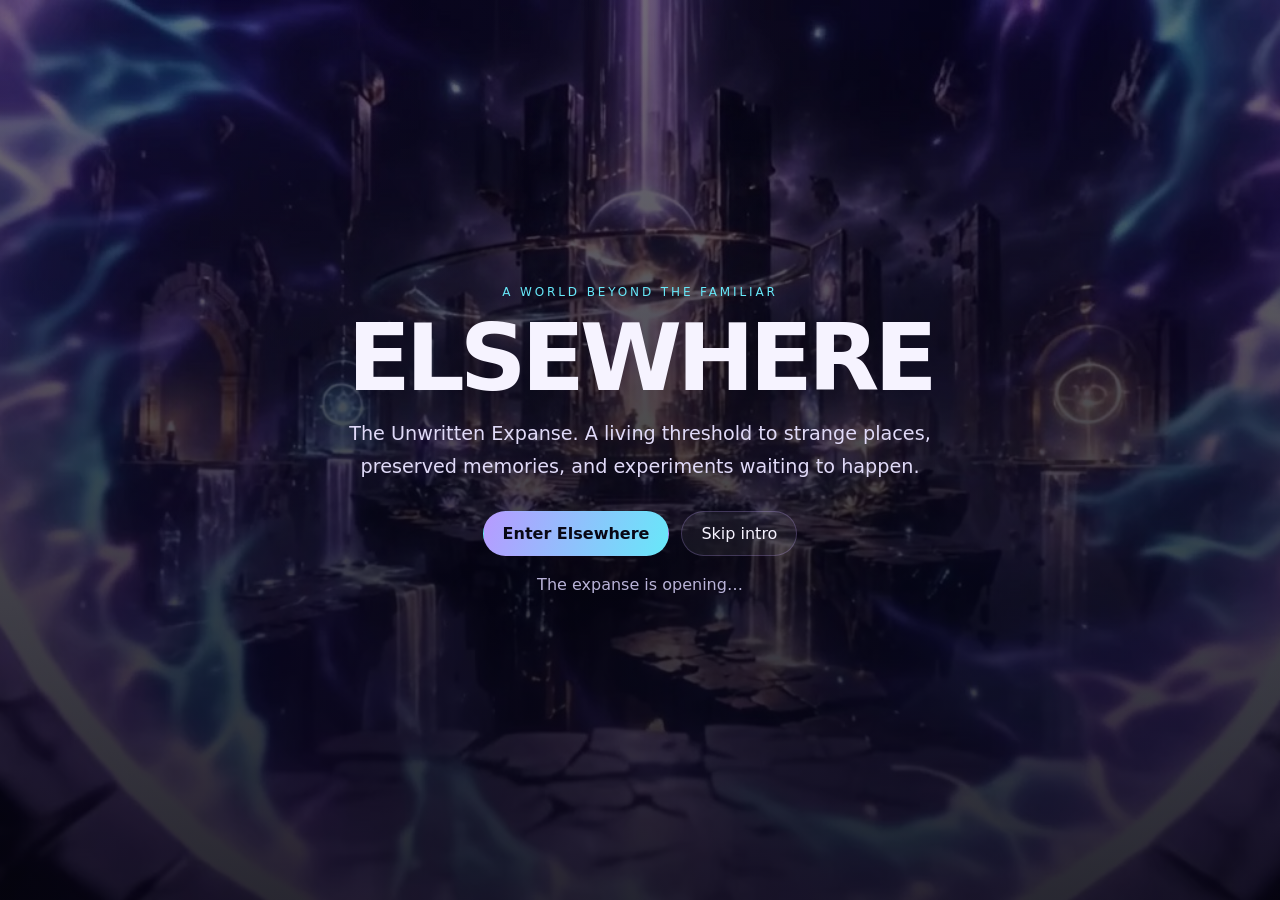
<file: index.html>
<!DOCTYPE html>
<html lang="en">
<head>
<meta charset="UTF-8">
<meta name="viewport" content="width=device-width, initial-scale=1">
<meta name="theme-color" content="#090815">
<title>ELSEWHERE — The Unwritten Expanse</title>

<style>
:root {
  color-scheme: dark;
  --bg: #090815;
  --panel: rgba(20,18,42,.92);
  --text: #f6f3ff;
  --muted: #b9b3d8;
  --purple: #9b6dff;
  --cyan: #67e8f9;
  --border: rgba(190,164,255,.24);
}
* { box-sizing: border-box; }
html { min-height: 100%; scroll-behavior: smooth; }
body {
  margin: 0;
  min-height: 100vh;
  color: var(--text);
  font-family: system-ui, -apple-system, "Segoe UI", sans-serif;
  background:
    radial-gradient(ellipse at 18% 12%, rgba(100,55,190,.25), transparent 38%),
    radial-gradient(ellipse at 82% 75%, rgba(26,174,202,.12), transparent 34%),
    var(--bg);
}
button, input, textarea, select { font: inherit; }
button { cursor: pointer; }
button:focus-visible, input:focus-visible,
textarea:focus-visible, select:focus-visible {
  outline: 2px solid var(--cyan);
  outline-offset: 3px;
}
.screen { display: none; min-height: 100vh; }
.screen.active { display: flex; }

#intro {
  position: relative;
  overflow: hidden;
  align-items: center;
  justify-content: center;
  padding: 24px;
}
#introFrame {
  position: absolute;
  inset: 0;
  width: 100%;
  height: 100%;
  object-fit: cover;
  opacity: .64;
}
#intro::after {
  content: "";
  position: absolute;
  inset: 0;
  background: linear-gradient(180deg,rgba(5,4,15,.35),rgba(5,4,15,.78));
}
.intro-content {
  position: relative;
  z-index: 1;
  width: min(760px,100%);
  text-align: center;
}
.eyebrow {
  color: var(--cyan);
  text-transform: uppercase;
  letter-spacing: .24em;
  font-size: .75rem;
}
h1 {
  margin: 14px 0;
  font-size: clamp(2.5rem,9vw,5.8rem);
  line-height: .98;
  letter-spacing: -.055em;
}
.subtitle {
  max-width: 600px;
  margin: 0 auto 28px;
  color: #e0daf8;
  font-size: clamp(1rem,2.5vw,1.2rem);
  line-height: 1.7;
}
.actions {
  display: flex;
  flex-wrap: wrap;
  justify-content: center;
  gap: 12px;
}
.btn {
  border: 1px solid var(--border);
  border-radius: 999px;
  padding: 12px 19px;
  color: var(--text);
  background: rgba(255,255,255,.06);
  transition: transform .18s,border-color .18s;
}
.btn:hover {
  transform: translateY(-2px);
  border-color: rgba(103,232,249,.65);
}
.btn.primary {
  color: #090815;
  font-weight: 750;
  border-color: transparent;
  background: linear-gradient(110deg,#b79aff,#67e8f9);
}
.btn.small { padding: 8px 13px; font-size: .9rem; }

#nexus {
  padding: 28px 18px 48px;
  flex-direction: column;
  align-items: center;
}
.topbar {
  display: flex;
  width: min(1080px,100%);
  justify-content: space-between;
  align-items: center;
  gap: 12px;
}
.brand {
  font-weight: 800;
  letter-spacing: .13em;
  font-size: .88rem;
}
.brand span { color: var(--cyan); }
.nexus-content {
  width: min(1080px,100%);
  margin: auto;
  padding-top: clamp(42px,9vh,95px);
}
.nexus-heading { max-width: 740px; margin-bottom: 30px; }
h2 {
  font-size: clamp(2rem,5vw,3.6rem);
  letter-spacing: -.04em;
  margin: 10px 0;
}
.muted { color: var(--muted); line-height: 1.65; }

.destination-grid {
  display: grid;
  grid-template-columns: repeat(3,minmax(0,1fr));
  gap: 16px;
}
.destination {
  min-height: 220px;
  text-align: left;
  padding: 22px;
  border-radius: 22px;
  color: var(--text);
  background: linear-gradient(145deg,rgba(47,35,83,.82),rgba(14,17,39,.9));
  border: 1px solid var(--border);
  box-shadow: 0 18px 60px rgba(0,0,0,.3);
  transition: transform .2s,border-color .2s;
}
.destination:hover {
  transform: translateY(-4px);
  border-color: rgba(103,232,249,.65);
}
.destination .symbol {
  display: block;
  font-size: 2rem;
  margin-bottom: 25px;
}
.destination strong {
  display: block;
  font-size: 1.2rem;
  margin-bottom: 8px;
}
.destination span:last-child {
  color: var(--muted);
  line-height: 1.5;
  font-size: .95rem;
}

.tool-screen {
  padding: 22px 16px 44px;
  flex-direction: column;
  align-items: center;
}
.tool-wrap { width: min(900px,100%); }
.tool-header {
  display: flex;
  align-items: center;
  justify-content: space-between;
  gap: 12px;
  margin: 22px 0;
}
.tool-header h2 { font-size: clamp(1.9rem,6vw,3rem); }
.panel {
  border: 1px solid var(--border);
  border-radius: 20px;
  background: var(--panel);
  padding: clamp(16px,4vw,26px);
  box-shadow: 0 18px 60px rgba(0,0,0,.25);
}
.panel + .panel { margin-top: 16px; }
.field {
  display: grid;
  gap: 8px;
  margin: 17px 0;
}
.field label {
  color: #e8e2ff;
  font-size: .93rem;
  font-weight: 650;
}
input[type="text"], textarea, select {
  width: 100%;
  min-width: 0;
  color: var(--text);
  background: #100e23;
  border: 1px solid var(--border);
  border-radius: 12px;
  padding: 12px;
}
textarea { min-height: 130px; resize: vertical; }
select { cursor: pointer; }
input[type="range"] { width: 100%; accent-color: var(--purple); }
input[type="color"] {
  width: 54px;
  height: 42px;
  border: 0;
  padding: 2px;
  background: transparent;
  cursor: pointer;
}
.palette {
  display: grid;
  grid-template-columns: repeat(5,minmax(0,1fr));
  gap: 10px;
  margin: 22px 0;
}
.swatch {
  overflow: hidden;
  border: 1px solid var(--border);
  border-radius: 14px;
  background: #100e23;
}
.swatch-color { height: 94px; }
.swatch-code {
  padding: 10px 4px;
  text-align: center;
  font-size: .76rem;
}
.memory-list { display: grid; gap: 12px; margin-top: 18px; }
.memory-card {
  border: 1px solid var(--border);
  border-radius: 14px;
  padding: 15px;
  background: rgba(255,255,255,.035);
  overflow-wrap: anywhere;
}
.memory-card h3 { margin: 0 0 5px; }
.memory-date { color: var(--cyan); font-size: .78rem; margin-bottom: 10px; }
.memory-text { white-space: pre-wrap; line-height: 1.6; }
.memory-actions { display: flex; flex-wrap: wrap; gap: 8px; margin-top: 12px; }
.message { min-height: 1.4em; color: var(--cyan); font-size: .9rem; }

.experiment-layout {
  display: grid;
  grid-template-columns: minmax(0,1fr) minmax(0,1fr);
  gap: 18px;
  align-items: stretch;
}
.preview {
  min-height: 300px;
  display: grid;
  place-items: center;
  overflow: hidden;
  position: relative;
  border-radius: 16px;
  border: 1px solid var(--border);
  background: radial-gradient(circle at center,rgba(94,61,163,.28),transparent 58%),#0b0a19;
}
.preview::before {
  content: "";
  position: absolute;
  inset: 0;
  opacity: .18;
  background-image:
    linear-gradient(rgba(255,255,255,.08) 1px,transparent 1px),
    linear-gradient(90deg,rgba(255,255,255,.08) 1px,transparent 1px);
  background-size: 25px 25px;
}
#shape {
  width: 80px;
  height: 80px;
  flex-shrink: 0;
  position: relative;
  z-index: 1;
  background: linear-gradient(135deg,#8b5cf6,#67e8f9);
  box-shadow: 0 0 28px #8b5cf699;
  transition: width .12s,height .12s,border-radius .12s,background .12s;
}
.footer-note {
  text-align: center;
  color: #827c9e;
  font-size: .8rem;
  margin-top: 35px;
}
@media(max-width:720px) {
  .destination-grid { grid-template-columns: 1fr; }
  .destination { min-height: 150px; }
  .destination .symbol { margin-bottom: 12px; }
  .experiment-layout { grid-template-columns: 1fr; }
  .preview { min-height: 240px; }
  .palette { gap: 5px; }
  .swatch-color { height: 65px; }
  .swatch-code { font-size: .66rem; }
}
@media(prefers-reduced-motion:reduce) {
  *,*::before,*::after { scroll-behavior: auto !important; transition: none !important; }
}
</style>
</head>

<body>
<main>

<section id="intro" class="screen active" aria-label="ELSEWHERE introduction">
  <img id="introFrame" alt="" src="frame_001.jpg">
  <div class="intro-content">
    <div class="eyebrow">A world beyond the familiar</div>
    <h1>ELSEWHERE</h1>
    <p class="subtitle">The Unwritten Expanse. A living threshold to strange places, preserved memories, and experiments waiting to happen.</p>
    <div class="actions">
      <button class="btn primary" id="enterButton" type="button">Enter Elsewhere</button>
      <button class="btn" id="skipButton" type="button">Skip intro</button>
    </div>
    <p class="muted" id="introStatus" aria-live="polite">The expanse is opening…</p>
  </div>
</section>

<section id="nexus" class="screen" aria-label="Nexus">
  <div class="topbar">
    <div class="brand">ELSEWHERE <span>✦</span></div>
    <button class="btn small" id="replayIntro" type="button">Replay intro</button>
  </div>
  <div class="nexus-content">
    <div class="nexus-heading">
      <div class="eyebrow">The Nexus · Choose a path</div>
      <h2>Where will you wander?</h2>
      <p class="muted">Three doors are open. Grow a palette from the unknown, keep a fragment of a thought, or reshape an energy form.</p>
    </div>
    <div class="destination-grid">
      <button class="destination" data-open="garden" type="button">
        <span class="symbol">✧</span><strong>Living Garden</strong>
        <span>Discover unexpected color palettes and carry their codes with you.</span>
      </button>
      <button class="destination" data-open="archive" type="button">
        <span class="symbol">⌁</span><strong>Memory Archive</strong>
        <span>Preserve notes with timestamps, edit them later, and export a backup.</span>
      </button>
      <button class="destination" data-open="experiment" type="button">
        <span class="symbol">◇</span><strong>Experiment Chamber</strong>
        <span>Change shapes, scale, rotation, roundness, and energy color.</span>
      </button>
    </div>
  </div>
  <p class="footer-note">ELSEWHERE — The Unwritten Expanse</p>
</section>

<section id="garden" class="screen tool-screen" aria-label="Living Garden">
  <div class="tool-wrap">
    <div class="topbar">
      <div class="brand">ELSEWHERE <span>✦</span></div>
      <button class="btn small backButton" type="button">← Nexus</button>
    </div>
    <div class="tool-header"><div><div class="eyebrow">Destination 01</div><h2>Living Garden</h2></div></div>
    <div class="panel">
      <p class="muted">Grow five colors from the expanse. Generate a new set whenever you need a fresh direction.</p>
      <div id="palette" class="palette" aria-live="polite"></div>
      <div class="actions" style="justify-content:flex-start">
        <button class="btn primary" id="generatePalette" type="button">Grow new palette</button>
        <button class="btn" id="copyPalette" type="button">Copy HEX codes</button>
      </div>
      <p class="message" id="paletteMessage" aria-live="polite"></p>
    </div>
  </div>
</section>

<section id="archive" class="screen tool-screen" aria-label="Memory Archive">
  <div class="tool-wrap">
    <div class="topbar">
      <div class="brand">ELSEWHERE <span>✦</span></div>
      <button class="btn small backButton" type="button">← Nexus</button>
    </div>
    <div class="tool-header"><div><div class="eyebrow">Destination 02</div><h2>Memory Archive</h2></div></div>
    <div class="panel">
      <p class="muted">Write a thought worth keeping. Each saved memory receives a date and time on this device.</p>
      <form id="memoryForm">
        <div class="field">
          <label for="memoryTitle">Memory title</label>
          <input id="memoryTitle" type="text" maxlength="120" placeholder="A name for this fragment">
        </div>
        <div class="field">
          <label for="memoryText">Your memory</label>
          <textarea id="memoryText" required maxlength="20000" placeholder="Write what you want to preserve…"></textarea>
        </div>
        <div class="actions" style="justify-content:flex-start">
          <button class="btn primary" id="saveMemory" type="submit">Preserve memory</button>
          <button class="btn" id="cancelEdit" type="button" hidden>Cancel edit</button>
          <button class="btn" id="exportMemories" type="button">Export JSON backup</button>
          <button class="btn" id="importMemoriesButton" type="button">Restore JSON backup</button>
          <input id="importMemoriesFile" type="file" accept="application/json,.json" hidden>
        </div>
      </form>
      <p class="message" id="memoryMessage" aria-live="polite"></p>
      <p class="muted" style="font-size:.84rem">Memories are stored in this browser on this device. Export a JSON backup before clearing browser data or changing devices.</p>
    </div>
    <div class="panel">
      <div style="display:flex;align-items:center;justify-content:space-between;gap:12px;flex-wrap:wrap">
        <h3 style="margin:0">Preserved fragments</h3>
        <span class="muted" id="memoryCount">0 memories</span>
      </div>
      <div id="memoryList" class="memory-list"></div>
    </div>
  </div>
</section>

<section id="experiment" class="screen tool-screen" aria-label="Experiment Chamber">
  <div class="tool-wrap">
    <div class="topbar">
      <div class="brand">ELSEWHERE <span>✦</span></div>
      <button class="btn small backButton" type="button">← Nexus</button>
    </div>
    <div class="tool-header"><div><div class="eyebrow">Destination 03</div><h2>Experiment Chamber</h2></div></div>
    <div class="panel experiment-layout">
      <div class="preview" aria-label="Shape preview"><div id="shape"></div></div>
      <div class="shape-controls">
        <div class="field">
          <label for="shapeType">Shape</label>
          <select id="shapeType">
            <option value="square">Square</option>
            <option value="circle">Circle</option>
            <option value="triangle">Triangle</option>
            <option value="diamond">Diamond</option>
            <option value="pentagon">Pentagon</option>
            <option value="star">Star</option>
          </select>
        </div>
        <div class="field">
          <label for="rotation">Rotation: <span id="rotationValue">30°</span></label>
          <input id="rotation" type="range" min="0" max="360" value="30">
        </div>
        <div class="field">
          <label for="shapeSize">Size: <span id="sizeValue">80 px</span></label>
          <input id="shapeSize" type="range" min="35" max="170" value="80">
        </div>
        <div class="field">
          <label for="roundness">Square roundness: <span id="roundnessValue">0%</span></label>
          <input id="roundness" type="range" min="0" max="50" value="0">
        </div>
        <div class="field">
          <label for="shapeColor">Energy color</label>
          <input id="shapeColor" type="color" value="#8b5cf6" aria-label="Energy color">
        </div>
        <div class="actions" style="justify-content:flex-start">
          <button class="btn" id="resetShape" type="button">Reset experiment</button>
        </div>
      </div>
    </div>
  </div>
</section>

</main>

<script>
(() => {
"use strict";

const $ = id => document.getElementById(id);
const screenIds = ["intro","nexus","garden","archive","experiment"];
let introTimer = null;
let palette = [];
let editingId = null;
let memories = readMemories();

function showScreen(id) {
  screenIds.forEach(name => $(name).classList.toggle("active", name === id));
  window.scrollTo(0, 0);
}

function enterNexus() {
  if (introTimer !== null) {
    clearInterval(introTimer);
    introTimer = null;
  }
  showScreen("nexus");
}

function playIntro() {
  if (introTimer !== null) clearInterval(introTimer);
  showScreen("intro");

  const img = $("introFrame");
  img.style.display = "";
  let frame = 1;
  let ticks = 0;

  img.onerror = () => {
    img.onerror = null;
    img.style.display = "none";
  };
  img.src = "frame_001.jpg";
  $("introStatus").textContent = "The expanse is opening…";

  introTimer = setInterval(() => {
    ticks++;
    frame = frame >= 60 ? 1 : frame + 1;

    img.onerror = () => {
      img.onerror = null;
      img.style.display = "none";
    };
    img.src = "frame_" + String(frame).padStart(3, "0") + ".jpg";

    if (ticks >= 60) enterNexus();
  }, 100);
}

$("enterButton").addEventListener("click", enterNexus);
$("skipButton").addEventListener("click", enterNexus);
$("replayIntro").addEventListener("click", playIntro);

document.querySelectorAll("[data-open]").forEach(button => {
  button.addEventListener("click", () => showScreen(button.dataset.open));
});
document.querySelectorAll(".backButton").forEach(button => {
  button.addEventListener("click", () => showScreen("nexus"));
});

// LIVING GARDEN
function randomHex() {
  return "#" + Math.floor(Math.random() * 16777216).toString(16).padStart(6, "0");
}

function growPalette() {
  palette = Array.from({length: 5}, randomHex);
  const container = $("palette");
  container.replaceChildren();

  palette.forEach(color => {
    const swatch = document.createElement("div");
    swatch.className = "swatch";

    const block = document.createElement("div");
    block.className = "swatch-color";
    block.style.background = color;

    const code = document.createElement("div");
    code.className = "swatch-code";
    code.textContent = color.toUpperCase();

    swatch.append(block, code);
    container.appendChild(swatch);
  });

  $("paletteMessage").textContent = "A new palette has grown.";
}

$("generatePalette").addEventListener("click", growPalette);

$("copyPalette").addEventListener("click", async () => {
  const value = palette.join("\n");

  try {
    if (navigator.clipboard && window.isSecureContext) {
      await navigator.clipboard.writeText(value);
    } else {
      const field = document.createElement("textarea");
      field.value = value;
      field.style.position = "fixed";
      field.style.opacity = "0";
      document.body.appendChild(field);
      field.select();
      const copied = document.execCommand("copy");
      field.remove();
      if (!copied) throw new Error("Copy unavailable");
    }
    $("paletteMessage").textContent = "HEX palette copied.";
  } catch (_) {
    $("paletteMessage").textContent = "Copy was blocked. You can still read the HEX codes above.";
  }
});

// MEMORY ARCHIVE
function readMemories() {
  try {
    const value = JSON.parse(localStorage.getItem("elsewhere-memories") || "[]");
    return Array.isArray(value) ? value : [];
  } catch (_) {
    return [];
  }
}

function persistMemories() {
  try {
    localStorage.setItem("elsewhere-memories", JSON.stringify(memories));
    return true;
  } catch (_) {
    $("memoryMessage").textContent = "Save failed. Browser storage may be full or disabled.";
    return false;
  }
}

function newId() {
  return Date.now().toString(36) + "-" + Math.random().toString(36).slice(2, 9);
}

function resetMemoryForm() {
  editingId = null;
  $("memoryForm").reset();
  $("saveMemory").textContent = "Preserve memory";
  $("cancelEdit").hidden = true;
}

function renderMemories() {
  const list = $("memoryList");
  list.replaceChildren();

  $("memoryCount").textContent =
    memories.length + (memories.length === 1 ? " memory" : " memories");

  if (!memories.length) {
    const empty = document.createElement("p");
    empty.className = "muted";
    empty.textContent = "No fragments preserved yet.";
    list.appendChild(empty);
    return;
  }

  memories.forEach(memory => {
    const card = document.createElement("article");
    card.className = "memory-card";

    const title = document.createElement("h3");
    title.textContent = memory.title || "Untitled memory";

    const date = document.createElement("div");
    date.className = "memory-date";
    date.textContent = memory.date || "Timestamp unavailable";

    const body = document.createElement("div");
    body.className = "memory-text";
    body.textContent = memory.text || "";

    const actions = document.createElement("div");
    actions.className = "memory-actions";

    const edit = document.createElement("button");
    edit.type = "button";
    edit.className = "btn small";
    edit.textContent = "Edit";
    edit.addEventListener("click", () => {
      editingId = memory.id;
      $("memoryTitle").value = memory.title || "";
      $("memoryText").value = memory.text || "";
      $("saveMemory").textContent = "Update memory";
      $("cancelEdit").hidden = false;
      $("memoryMessage").textContent = "Editing this memory.";
      $("memoryForm").scrollIntoView({behavior: "smooth", block: "start"});
    });

    const del = document.createElement("button");
    del.type = "button";
    del.className = "btn small";
    del.textContent = "Delete";
    del.addEventListener("click", () => {
      if (!confirm("Delete this memory? This cannot be undone unless you have a backup.")) return;
      memories = memories.filter(item => item.id !== memory.id);
      if (persistMemories()) {
        renderMemories();
        $("memoryMessage").textContent = "Memory removed.";
        if (editingId === memory.id) resetMemoryForm();
      }
    });

  actions.append(edit, del);
    card.append(title, date, body, actions);
    list.appendChild(card);
  });
}

$("memoryForm").addEventListener("submit", event => {
  event.preventDefault();

  const title = $("memoryTitle").value.trim() || "Untitled memory";
  const text = $("memoryText").value.trim();

  if (!text) {
    $("memoryMessage").textContent = "Write something before preserving it.";
    return;
  }

  if (editingId) {
    const item = memories.find(entry => entry.id === editingId);
    if (item) {
      item.title = title;
      item.text = text;
      item.updated = new Date().toLocaleString();
    }
  } else {
    memories.unshift({
      id: newId(),
      title,
      text,
      date: new Date().toLocaleString()
    });
  }

if (persistMemories()) {
    resetMemoryForm();
    $("memoryMessage").textContent = "Memory preserved on this device.";
    renderMemories();
  }
});

$("cancelEdit").addEventListener("click", () => {
  resetMemoryForm();
  $("memoryMessage").textContent = "Edit cancelled.";
});

$("exportMemories").addEventListener("click", () => {
  try {
    const stored = JSON.parse(localStorage.getItem("elsewhere-memories") || "[]");
    const data = Array.isArray(stored) ? stored : memories;

    if (!data.length) {
      $("memoryMessage").textContent = "No saved memories to export yet.";
      return;
    }

    const blob = new Blob(
      [JSON.stringify(data, null, 2)],
      {type: "application/json;charset=utf-8"}
    );
    const url = URL.createObjectURL(blob);
    const link = document.createElement("a");

    link.href = url;
    link.download = "elsewhere-memories-" + new Date().toISOString().slice(0, 10) + ".json";
    document.body.appendChild(link);
    link.click();
    link.remove();

    setTimeout(() => URL.revokeObjectURL(url), 1500);
    $("memoryMessage").textContent = "JSON backup prepared.";
  } catch (_) {
    $("memoryMessage").textContent = "Export failed. Please try again.";
  }
});

$("importMemoriesButton").addEventListener("click", () => {
  $("importMemoriesFile").click();
});

$("importMemoriesFile").addEventListener("change", async event => {
  const file = event.target.files && event.target.files[0];
  if (!file) return;

  try {
    const parsed = JSON.parse(await file.text());
    if (!Array.isArray(parsed)) throw new Error("Invalid backup");

    const valid = parsed
      .filter(item => item && typeof item.text === "string")
      .map(item => ({
        id: item.id || newId(),
        title: typeof item.title === "string" ? item.title : "Untitled memory",
        text: item.text,
        date: item.date || new Date().toLocaleString(),
        ...(item.updated ? {updated: item.updated} : {})
      }));

    if (!valid.length) throw new Error("No valid memories");

    const ids = new Set(memories.map(item => item.id));
    const additions = valid.filter(item => !ids.has(item.id));

    memories = additions.concat(memories);

    if (persistMemories()) {
      renderMemories();
      $("memoryMessage").textContent = additions.length + " memories restored.";
    }
  } catch (_) {
    $("memoryMessage").textContent = "Could not restore this file. Choose a valid ELSEWHERE JSON backup.";
  } finally {
    event.target.value = "";
  }
});

// EXPERIMENT CHAMBER
const shape = $("shape");
const shapeType = $("shapeType");
const rotation = $("rotation");
const shapeSize = $("shapeSize");
const roundness = $("roundness");
const shapeColor = $("shapeColor");

 function updateShape() {
  const type = shapeType.value;

  const shapes = {
    square: "none",
    circle: "none",
    triangle: "polygon(50% 0%, 0% 100%, 100% 100%)",
    diamond: "polygon(50% 0%, 100% 50%, 50% 100%, 0% 50%)",
    pentagon: "polygon(50% 0%, 100% 38%, 82% 100%, 18% 100%, 0% 38%)",
    star: "polygon(50% 0%, 61% 35%, 98% 35%, 68% 57%, 79% 91%, 50% 71%, 21% 91%, 32% 57%, 2% 35%, 39% 35%)"
  };

  shape.style.transform = "rotate(" + rotation.value + "deg)";
  shape.style.width = shapeSize.value + "px";
  shape.style.height = shapeSize.value + "px";
  shape.style.borderRadius =
    type === "circle" ? "50%" :
    type === "square" ? roundness.value + "%" : "0%";
  shape.style.clipPath = shapes[type] || "none";
  shape.style.background =
    "linear-gradient(135deg," + shapeColor.value + ",#67e8f9)";
  shape.style.boxShadow = "0 0 28px " + shapeColor.value + "99";

  $("rotationValue").textContent = rotation.value + "°";
  $("sizeValue").textContent = shapeSize.value + " px";
  $("roundnessValue").textContent = roundness.value + "%";
  roundness.disabled = type !== "square";
}

[rotation, shapeSize, roundness, shapeColor].forEach(control => {
  control.addEventListener("input", updateShape);
  control.addEventListener("change", updateShape);
});

shapeType.addEventListener("change", updateShape);

$("resetShape").addEventListener("click", () => {
  shapeType.value = "square";
  rotation.value = 30;
  shapeSize.value = 80;
  roundness.value = 0;
  shapeColor.value = "#8b5cf6";
  updateShape();
});

// INITIALIZE THE SITE
growPalette();
renderMemories();
updateShape();
playIntro();

})();
</script>
</body>
</html>
</file>
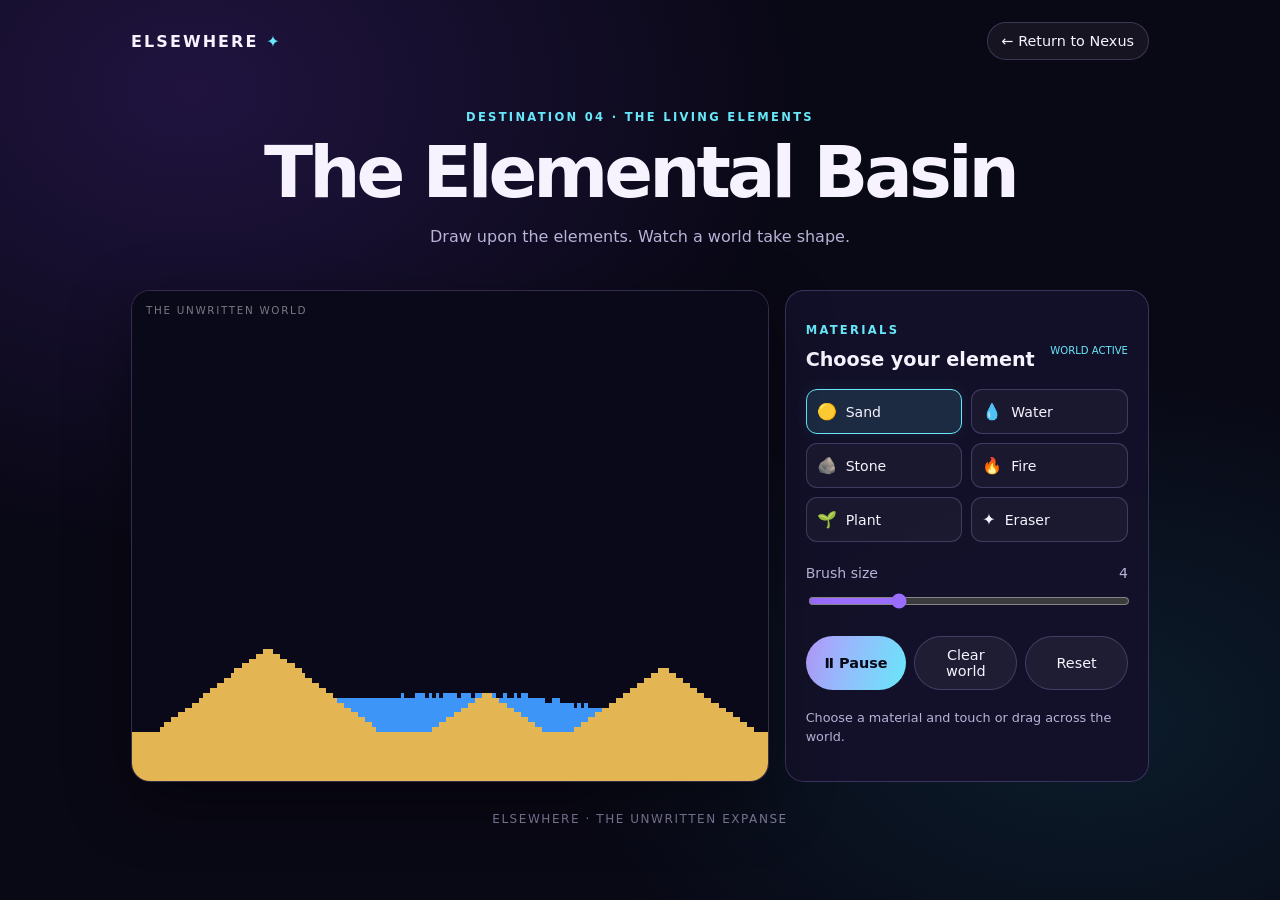
<file: elemental-basin.html>
<!DOCTYPE html>
<html lang="en">
<head>
<meta charset="UTF-8">
<meta name="viewport" content="width=device-width, initial-scale=1">
<meta name="theme-color" content="#090815">
<title>The Elemental Basin — ELSEWHERE</title>
<link rel="stylesheet" href="elemental-basin.css">
</head>
<body>
<main class="basin">
  <header class="topbar">
    <a class="brand" href="index.html">ELSEWHERE <span>✦</span></a>
    <a class="back" href="index.html">← Return to Nexus</a>
  </header>

  <section class="intro">
    <p class="eyebrow">DESTINATION 04 · THE LIVING ELEMENTS</p>
    <h1>The Elemental Basin</h1>
    <p>Draw upon the elements. Watch a world take shape.</p>
  </section>

  <section class="simulation">
    <div class="canvas-wrap">
      <canvas id="world" aria-label="Interactive elemental simulation"></canvas>
      <div class="canvas-label">THE UNWRITTEN WORLD</div>
    </div>

    <div class="controls">
      <div class="control-heading">
        <div>
          <p class="eyebrow">MATERIALS</p>
          <h2>Choose your element</h2>
        </div>
        <span id="status">WORLD ACTIVE</span>
      </div>

      <div class="materials" id="materials">
        <button class="material selected" data-material="sand">🟡 <span>Sand</span></button>
        <button class="material" data-material="water">💧 <span>Water</span></button>
        <button class="material" data-material="stone">🪨 <span>Stone</span></button>
        <button class="material" data-material="fire">🔥 <span>Fire</span></button>
        <button class="material" data-material="plant">🌱 <span>Plant</span></button>
        <button class="material" data-material="erase">✦ <span>Eraser</span></button>
      </div>

      <div class="field">
        <label for="brush">Brush size <span id="brushValue">4</span></label>
        <input id="brush" type="range" min="1" max="12" value="4">
      </div>

      <div class="actions">
        <button id="pause" class="action primary">Ⅱ Pause</button>
        <button id="clear" class="action">Clear world</button>
        <button id="reset" class="action">Reset</button>
      </div>

      <p id="message" aria-live="polite">Choose a material and touch or drag across the world.</p>
    </div>
  </section>

  <footer>ELSEWHERE · THE UNWRITTEN EXPANSE</footer>
</main>

<script src="elemental-basin.js"></script>
</body>
</html>
</file>
<file: elemental-basin.css>
:root {
  color-scheme: dark;
  --bg: #090815;
  --panel: rgba(20,18,42,.94);
  --text: #f6f3ff;
  --muted: #b9b3d8;
  --purple: #9b6dff;
  --cyan: #67e8f9;
  --border: rgba(190,164,255,.24);
}

* { box-sizing: border-box; }

body {
  margin: 0;
  min-height: 100vh;
  color: var(--text);
  font-family: system-ui, sans-serif;
  background:
    radial-gradient(ellipse at 15% 10%,rgba(100,55,190,.25),transparent 40%),
    radial-gradient(ellipse at 85% 80%,rgba(26,174,202,.12),transparent 35%),
    var(--bg);
}

button, input { font: inherit; }
button { cursor: pointer; }

.basin {
  width: min(1050px,100%);
  margin: auto;
  padding: 22px 16px 35px;
}

.topbar {
  display: flex;
  justify-content: space-between;
  align-items: center;
  gap: 12px;
}

.brand {
  color: var(--text);
  text-decoration: none;
  font-weight: 850;
  letter-spacing: .13em;
}

.brand span { color: var(--cyan); }

.back, .action {
  border: 1px solid var(--border);
  border-radius: 999px;
  padding: 10px 14px;
  color: var(--text);
  text-decoration: none;
  background: rgba(255,255,255,.05);
  font-size: .9rem;
}

.intro {
  text-align: center;
  padding: 38px 0 25px;
}

.eyebrow {
  color: var(--cyan);
  letter-spacing: .2em;
  font-size: .72rem;
  font-weight: 750;
}

h1 {
  font-size: clamp(2.3rem,8vw,4.5rem);
  letter-spacing: -.055em;
  line-height: 1;
  margin: 12px 0;
}

.intro > p:last-child {
  color: var(--muted);
  line-height: 1.6;
}

.simulation {
  display: grid;
  grid-template-columns: minmax(0,1.4fr) minmax(260px,.8fr);
  gap: 16px;
  align-items: stretch;
}

.canvas-wrap {
  position: relative;
  min-height: 390px;
  overflow: hidden;
  border: 1px solid var(--border);
  border-radius: 19px;
  background: #070711;
  box-shadow: 0 20px 65px rgba(0,0,0,.4);
  touch-action: none;
}

canvas {
  display: block;
  width: 100%;
  height: 100%;
  min-height: 390px;
  image-rendering: pixelated;
  cursor: crosshair;
  touch-action: none;
}

.canvas-label {
  position: absolute;
  top: 13px;
  left: 14px;
  pointer-events: none;
  color: rgba(255,255,255,.45);
  font-size: .65rem;
  letter-spacing: .16em;
}

.controls {
  padding: 20px;
  border: 1px solid var(--border);
  border-radius: 19px;
  background: var(--panel);
}

.control-heading {
  display: flex;
  justify-content: space-between;
  gap: 8px;
  align-items: center;
}

.control-heading h2 {
  font-size: 1.2rem;
  margin: 5px 0 18px;
}

#status {
  font-size: .63rem;
  color: var(--cyan);
  white-space: nowrap;
}

.materials {
  display: grid;
  grid-template-columns: repeat(2,minmax(0,1fr));
  gap: 9px;
}

.material {
  display: flex;
  align-items: center;
  gap: 9px;
  min-height: 45px;
  padding: 10px;
  color: var(--text);
  border: 1px solid var(--border);
  border-radius: 11px;
  background: rgba(255,255,255,.035);
  text-align: left;
}

.material.selected {
  border-color: var(--cyan);
  background: rgba(103,232,249,.12);
  box-shadow: 0 0 16px rgba(103,232,249,.08);
}

.material span { font-size: .88rem; }

.field { margin: 23px 0; }
.field label {
  display: flex;
  justify-content: space-between;
  color: var(--muted);
  font-size: .88rem;
  margin-bottom: 10px;
}
input[type="range"] {
  width: 100%;
  accent-color: var(--purple);
}

.actions {
  display: flex;
  flex-wrap: wrap;
  gap: 8px;
}

.action {
  flex: 1;
  min-width: 95px;
}

.action.primary {
  color: #090815;
  font-weight: 800;
  border: 0;
  background: linear-gradient(110deg,#b79aff,#67e8f9);
}

#message {
  min-height: 40px;
  color: var(--muted);
  font-size: .8rem;
  line-height: 1.5;
  margin-top: 18px;
}

footer {
  color: #827c9e;
  font-size: .75rem;
  text-align: center;
  letter-spacing: .13em;
  margin-top: 30px;
}

button:focus-visible, a:focus-visible, input:focus-visible {
  outline: 2px solid var(--cyan);
  outline-offset: 3px;
}

@media(max-width:700px) {
  .simulation { grid-template-columns: 1fr; }
  .canvas-wrap { min-height: 350px; }
  canvas { min-height: 350px; }
  .intro { padding-top: 32px; }
  .controls { padding: 17px; }
}

@media(prefers-reduced-motion:reduce) {
  *,*::before,*::after { transition: none !important; }
}
</file>
